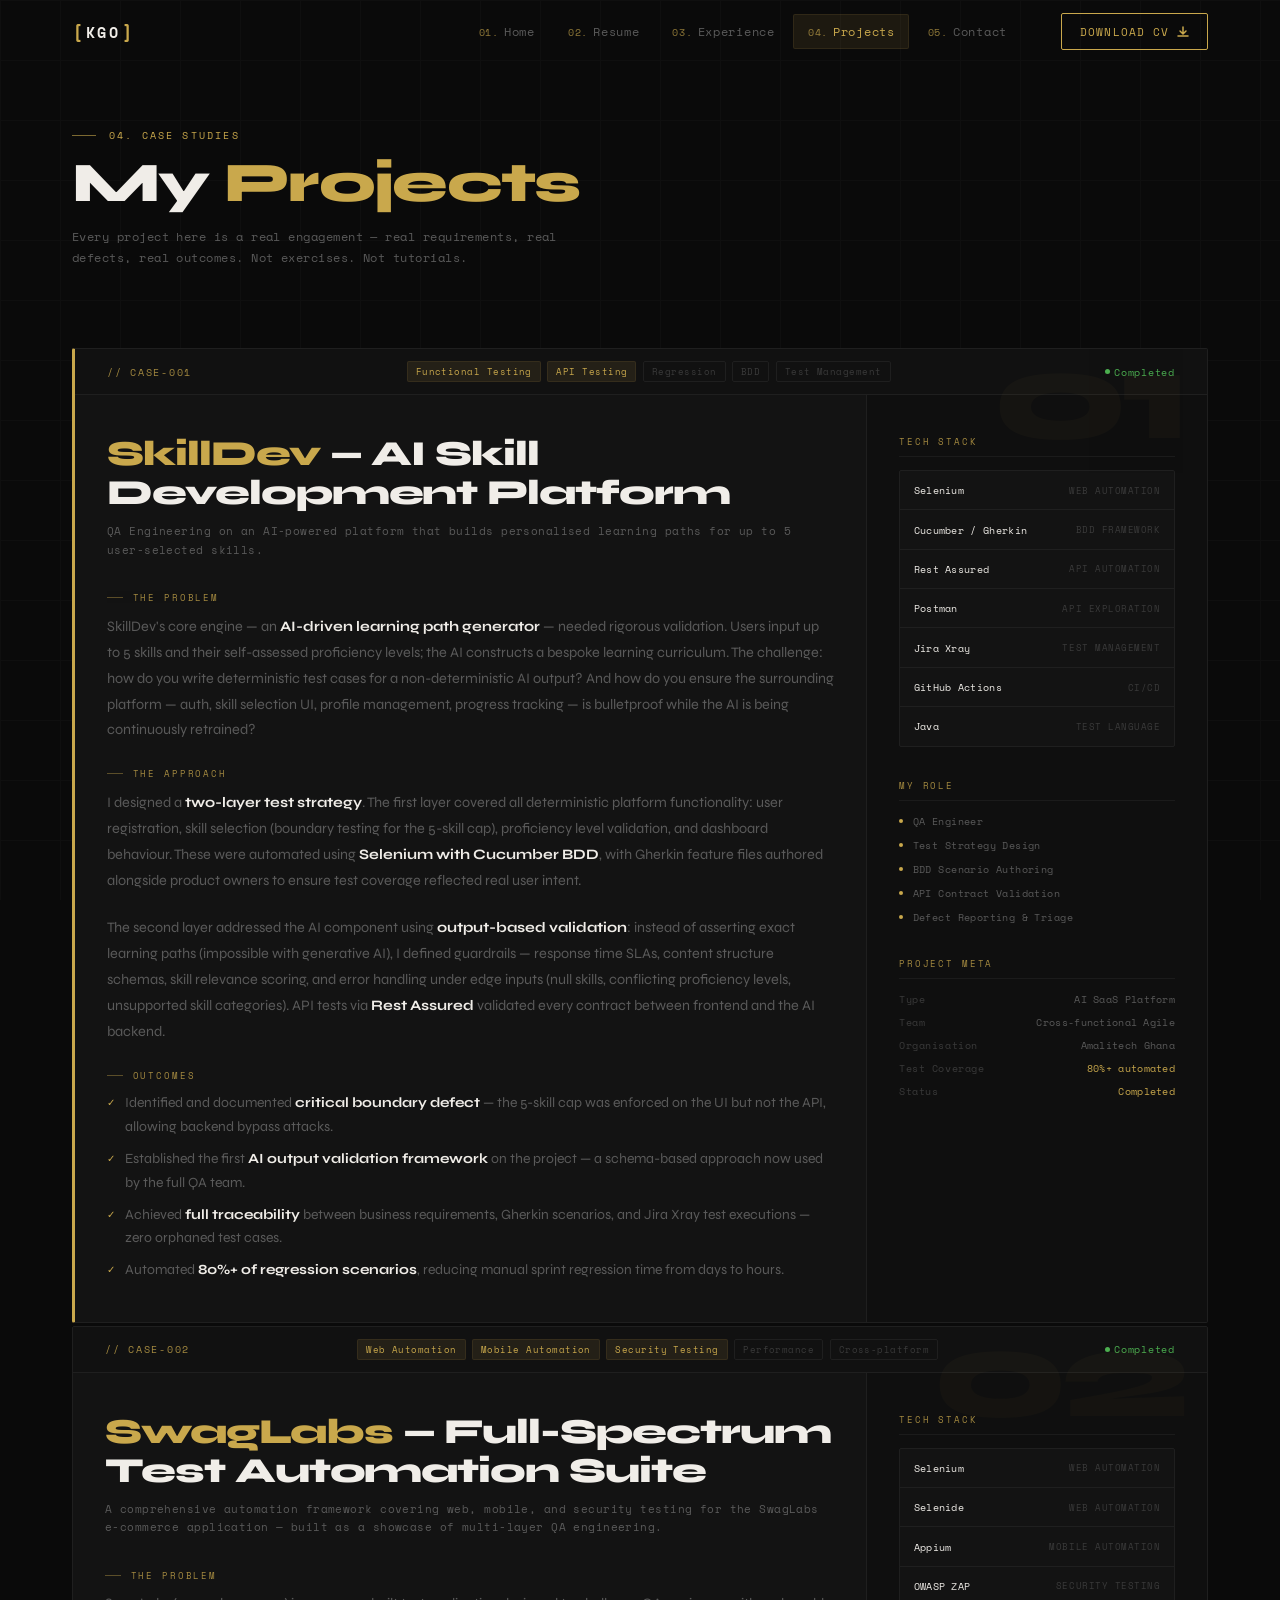
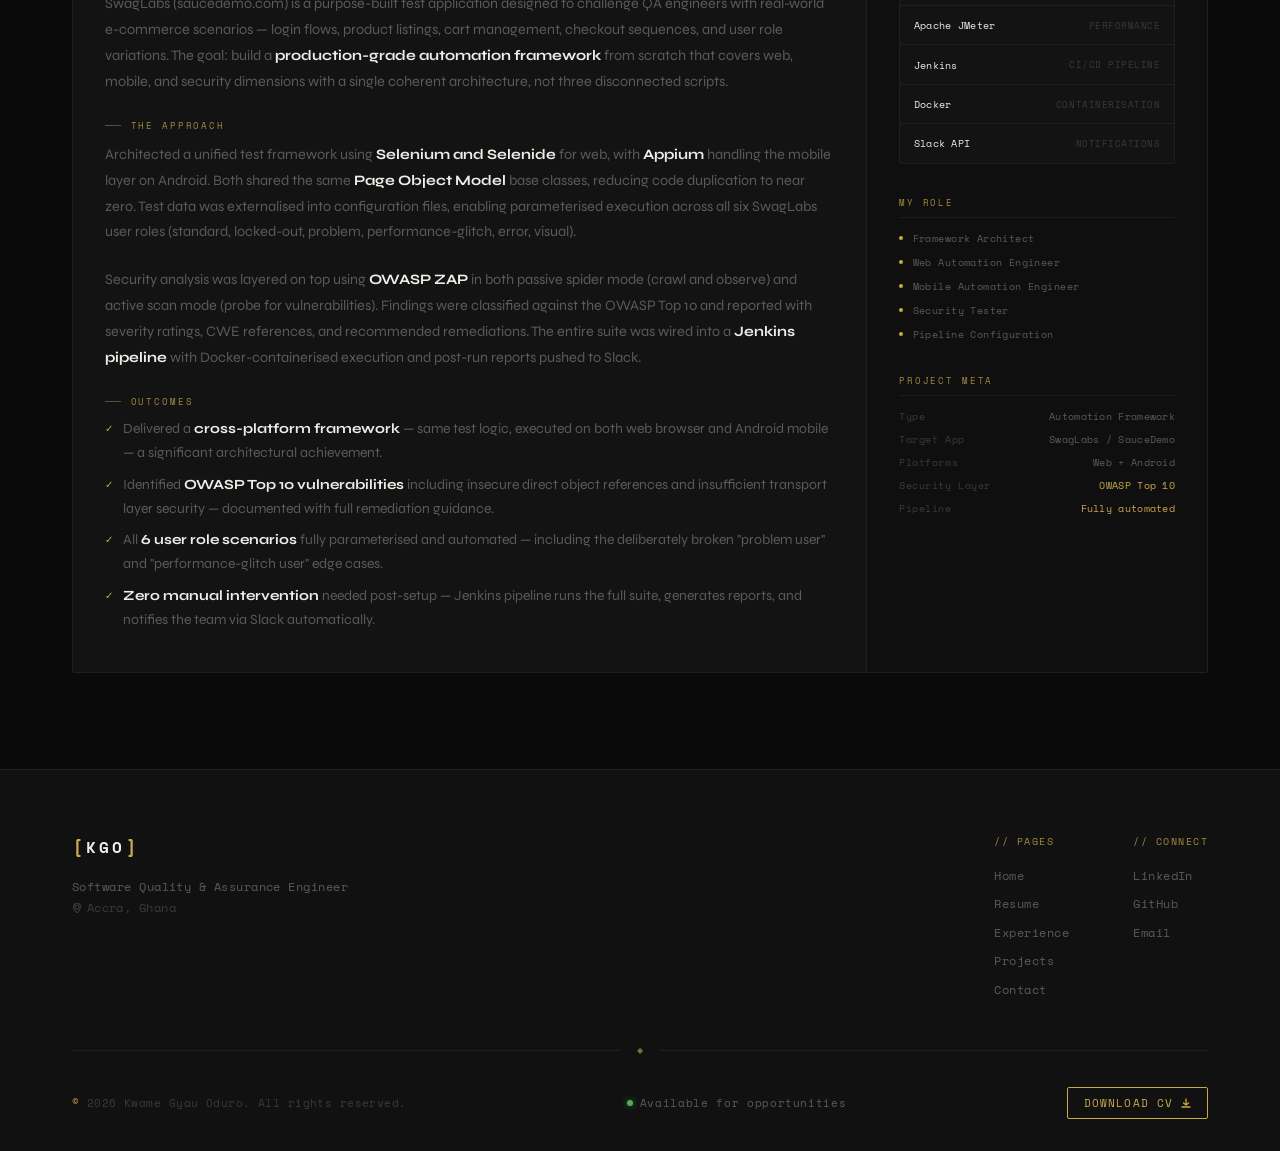
<file: projects.html>
<!DOCTYPE html>
<html lang="en">
<head>
  <meta charset="UTF-8"/>
  <meta name="viewport" content="width=device-width, initial-scale=1.0"/>
  <meta name="description" content="Projects — Kwame Gyau Oduro, Software Quality & Assurance Engineer"/>
  <title>Projects — Kwame Gyau Oduro</title>

  <link rel="preconnect" href="https://fonts.googleapis.com"/>
  <link rel="preconnect" href="https://fonts.gstatic.com" crossorigin/>
  <link href="https://fonts.googleapis.com/css2?family=Space+Mono:ital,wght@0,400;0,700;1,400&family=Syne:wght@400;600;700;800&display=swap" rel="stylesheet"/>

  <style>
    :root {
      --bg:#0a0a0a; --bg-surface:#111111; --bg-card:#131313;
      --border:#1f1f1f; --border-hover:#2e2e2e;
      --text-primary:#f0ede8; --text-muted:#5a5a5a; --text-dim:#3a3a3a;
      --accent:#c9a84c; --accent-dim:rgba(201,168,76,0.10); --accent-glow:rgba(201,168,76,0.22);
      --green:#4caf50;
      --font-mono:'Space Mono',monospace; --font-sans:'Syne',sans-serif;
      --nav-h:64px; --ease:cubic-bezier(0.4,0,0.2,1);
    }
    *,*::before,*::after{box-sizing:border-box;margin:0;padding:0;}
    html{scroll-behavior:smooth;}
    body{background:var(--bg);color:var(--text-primary);font-family:var(--font-sans);-webkit-font-smoothing:antialiased;overflow-x:hidden;}

    .grid-overlay{position:fixed;inset:0;z-index:0;pointer-events:none;background-image:linear-gradient(var(--border) 1px,transparent 1px),linear-gradient(90deg,var(--border) 1px,transparent 1px);background-size:60px 60px;opacity:0.3;}

    /* NAVBAR */
    .navbar{position:fixed;top:0;left:0;right:0;height:var(--nav-h);z-index:1000;background:transparent;border-bottom:1px solid transparent;transition:background .3s var(--ease),border-color .3s var(--ease);}
    .navbar.scrolled{background:rgba(10,10,10,0.92);border-bottom-color:var(--border);backdrop-filter:blur(12px);}
    .nav-container{max-width:1200px;margin:0 auto;padding:0 2rem;height:100%;display:flex;align-items:center;gap:2.5rem;}
    .nav-logo{font-family:var(--font-mono);font-size:.95rem;font-weight:700;letter-spacing:.08em;text-decoration:none;color:var(--text-primary);display:flex;align-items:center;gap:.1em;transition:color .25s;flex-shrink:0;}
    .nav-logo:hover{color:var(--accent);}
    .logo-bracket{color:var(--accent);font-size:1.1rem;}
    .logo-name{letter-spacing:.18em;}
    .nav-links{display:flex;list-style:none;gap:.25rem;margin-left:auto;}
    .nav-link{font-family:var(--font-mono);font-size:.72rem;letter-spacing:.06em;text-decoration:none;color:var(--text-muted);padding:.5rem .85rem;border:1px solid transparent;border-radius:2px;display:flex;align-items:center;gap:.45em;transition:color .25s,border-color .25s,background .25s;}
    .link-num{color:var(--accent);font-size:.65rem;opacity:.7;}
    .nav-link:hover{color:var(--text-primary);border-color:var(--border-hover);background:var(--bg-surface);}
    .nav-link.active{color:var(--accent);border-color:var(--accent-dim);background:var(--accent-dim);}
    .nav-cta{font-family:var(--font-mono);font-size:.7rem;letter-spacing:.1em;text-transform:uppercase;text-decoration:none;color:var(--accent);border:1px solid var(--accent);padding:.55rem 1.1rem;border-radius:2px;display:flex;align-items:center;gap:.5rem;flex-shrink:0;transition:background .25s,color .25s,box-shadow .25s;}
    .nav-cta:hover{background:var(--accent);color:var(--bg);box-shadow:0 0 18px var(--accent-glow);}
    .nav-hamburger{display:none;flex-direction:column;justify-content:center;gap:5px;background:none;border:none;cursor:pointer;padding:.5rem;margin-left:auto;}
    .ham-line{display:block;width:22px;height:1.5px;background:var(--text-primary);transition:transform .25s,opacity .25s,width .25s;transform-origin:center;}
    .nav-hamburger.open .ham-line:nth-child(1){transform:translateY(6.5px) rotate(45deg);}
    .nav-hamburger.open .ham-line:nth-child(2){opacity:0;width:0;}
    .nav-hamburger.open .ham-line:nth-child(3){transform:translateY(-6.5px) rotate(-45deg);}
    .nav-mobile{display:none;flex-direction:column;background:var(--bg-surface);border-top:1px solid var(--border);border-bottom:1px solid var(--border);padding:1.5rem 2rem 2rem;max-height:0;overflow:hidden;transition:max-height .4s var(--ease);}
    .nav-mobile.open{max-height:400px;}
    .mobile-links{list-style:none;display:flex;flex-direction:column;}
    .mobile-link{font-family:var(--font-mono);font-size:.85rem;letter-spacing:.06em;text-decoration:none;color:var(--text-muted);padding:1rem 0;border-bottom:1px solid var(--border);display:flex;align-items:center;gap:.75em;transition:color .25s;}
    .mobile-link:hover{color:var(--accent);}
    .mobile-cta{margin-top:1.5rem;justify-content:center;}
    @media(max-width:860px){.nav-links{display:none;}.nav-cta:not(.mobile-cta){display:none;}.nav-hamburger{display:flex;}.nav-mobile{display:flex;}}

    /* PAGE */
    .page-wrap{position:relative;z-index:1;max-width:1200px;margin:0 auto;padding:calc(var(--nav-h) + 4rem) 2rem 6rem;}

    /* PAGE HEADER */
    .page-header{margin-bottom:5rem;opacity:0;animation:fadeUp .6s var(--ease) .1s forwards;}
    .page-tag{font-family:var(--font-mono);font-size:.62rem;letter-spacing:.22em;color:var(--accent);text-transform:uppercase;display:flex;align-items:center;gap:.8rem;margin-bottom:.75rem;}
    .page-tag::before{content:'';display:block;width:24px;height:1px;background:var(--accent);opacity:.6;}
    .page-title{font-family:var(--font-sans);font-size:clamp(2rem,5vw,3.5rem);font-weight:800;letter-spacing:-.03em;line-height:1;color:var(--text-primary);margin-bottom:1rem;}
    .page-title span{color:var(--accent);}
    .page-subtitle{font-family:var(--font-mono);font-size:.72rem;color:var(--text-muted);letter-spacing:.04em;line-height:1.8;max-width:520px;}

    /* ── CASE STUDY CARDS ── */
    .case-studies{display:flex;flex-direction:column;gap:3px;}

    /* ── CASE STUDY ── */
    .case-study{
      position:relative;
      background:var(--bg-card);
      border:1px solid var(--border);
      border-radius:2px;
      overflow:hidden;
      opacity:0;
      transform:translateY(24px);
      transition:opacity .7s var(--ease),transform .7s var(--ease),border-color .3s;
    }
    .case-study.visible{opacity:1;transform:translateY(0);}
    .case-study:hover{border-color:var(--border-hover);}
    .case-study.featured{border-left:3px solid var(--accent);}

    /* case number watermark */
    .case-watermark{
      position:absolute;top:-1rem;right:1.5rem;
      font-family:var(--font-sans);font-size:8rem;font-weight:800;
      color:var(--accent);opacity:.03;line-height:1;
      pointer-events:none;user-select:none;letter-spacing:-.05em;
    }

    /* top bar */
    .case-topbar{
      display:flex;align-items:center;justify-content:space-between;
      padding:.75rem 2rem;
      background:var(--bg-surface);
      border-bottom:1px solid var(--border);
      gap:1rem;flex-wrap:wrap;
    }
    .case-index{font-family:var(--font-mono);font-size:.6rem;color:var(--accent);letter-spacing:.18em;opacity:.8;}
    .case-type-pills{display:flex;gap:.4rem;flex-wrap:wrap;}
    .case-type{font-family:var(--font-mono);font-size:.58rem;color:var(--text-dim);border:1px solid var(--border);padding:.18rem .5rem;border-radius:2px;letter-spacing:.05em;}
    .case-type.highlight{color:var(--accent);border-color:var(--accent-dim);background:var(--accent-dim);}
    .case-status{font-family:var(--font-mono);font-size:.6rem;color:var(--green);letter-spacing:.08em;display:flex;align-items:center;gap:.4em;}
    .status-pip{width:5px;height:5px;border-radius:50%;background:var(--green);animation:pip 2.5s ease-in-out infinite;}
    @keyframes pip{0%,100%{opacity:1;}50%{opacity:.3;}}

    /* main content */
    .case-body{
      display:grid;
      grid-template-columns:1fr 340px;
      gap:0;
    }

    /* left col */
    .case-left{padding:2.5rem 2rem 2.5rem 2rem;border-right:1px solid var(--border);display:flex;flex-direction:column;gap:2rem;}

    .case-title-block{display:flex;flex-direction:column;gap:.6rem;}
    .case-title{font-family:var(--font-sans);font-size:clamp(1.5rem,3vw,2.2rem);font-weight:800;letter-spacing:-.03em;line-height:1.1;color:var(--text-primary);}
    .case-title em{color:var(--accent);font-style:normal;}
    .case-tagline{font-family:var(--font-mono);font-size:.68rem;color:var(--text-muted);letter-spacing:.04em;line-height:1.7;}

    /* phase sections */
    .case-phases{display:flex;flex-direction:column;gap:1.5rem;}
    .phase{display:flex;flex-direction:column;gap:.6rem;}
    .phase-label{
      font-family:var(--font-mono);font-size:.58rem;letter-spacing:.2em;
      color:var(--accent);text-transform:uppercase;opacity:.8;
      display:flex;align-items:center;gap:.6rem;
    }
    .phase-label::before{content:'';display:block;width:16px;height:1px;background:var(--accent);opacity:.5;}
    .phase-text{font-family:var(--font-sans);font-size:.9rem;color:var(--text-muted);line-height:1.8;}
    .phase-text strong{color:var(--text-primary);}

    /* outcomes */
    .outcome-list{display:flex;flex-direction:column;gap:.5rem;}
    .outcome-item{display:flex;align-items:flex-start;gap:.65rem;}
    .outcome-check{color:var(--accent);font-family:var(--font-mono);font-size:.65rem;flex-shrink:0;margin-top:3px;}
    .outcome-text{font-family:var(--font-sans);font-size:.875rem;color:var(--text-muted);line-height:1.7;}
    .outcome-text strong{color:var(--text-primary);}

    /* right col */
    .case-right{padding:2.5rem 2rem;display:flex;flex-direction:column;gap:2rem;background:rgba(0,0,0,0.2);}

    .case-right-section{display:flex;flex-direction:column;gap:.8rem;}
    .case-right-label{font-family:var(--font-mono);font-size:.58rem;letter-spacing:.2em;color:var(--accent);text-transform:uppercase;opacity:.8;padding-bottom:.5rem;border-bottom:1px solid var(--border);}

    /* tech stack matrix */
    .stack-matrix{display:flex;flex-direction:column;gap:1px;background:var(--border);border:1px solid var(--border);border-radius:2px;overflow:hidden;}
    .stack-row{background:var(--bg-card);padding:.7rem .85rem;display:flex;align-items:center;justify-content:space-between;gap:1rem;transition:background .2s;}
    .stack-row:hover{background:var(--bg-surface);}
    .stack-name{font-family:var(--font-mono);font-size:.65rem;color:var(--text-primary);letter-spacing:.03em;}
    .stack-cat{font-family:var(--font-mono);font-size:.55rem;color:var(--text-dim);letter-spacing:.06em;text-transform:uppercase;}

    /* role tags */
    .role-tag-list{display:flex;flex-direction:column;gap:.5rem;}
    .role-tag{display:flex;align-items:center;gap:.6rem;}
    .role-tag-dot{width:4px;height:4px;border-radius:50%;background:var(--accent);flex-shrink:0;}
    .role-tag-text{font-family:var(--font-mono);font-size:.65rem;color:var(--text-muted);letter-spacing:.04em;}

    /* meta items */
    .meta-list{display:flex;flex-direction:column;gap:.5rem;}
    .meta-item{display:flex;justify-content:space-between;align-items:baseline;gap:.5rem;}
    .meta-key{font-family:var(--font-mono);font-size:.6rem;color:var(--text-dim);letter-spacing:.06em;}
    .meta-val{font-family:var(--font-mono);font-size:.62rem;color:var(--text-muted);letter-spacing:.03em;text-align:right;}
    .meta-val.accent{color:var(--accent);}

    /* ── FOOTER ── */
    .footer{position:relative;z-index:1;background:var(--bg-surface);border-top:1px solid var(--border);padding:4rem 0 2rem;}
    .footer-container{max-width:1200px;margin:0 auto;padding:0 2rem;}
    .footer-top{display:grid;grid-template-columns:1fr auto;gap:4rem;align-items:start;margin-bottom:3rem;}
    .footer-identity{display:flex;flex-direction:column;gap:1rem;}
    .footer-logo{font-family:var(--font-mono);font-size:1rem;font-weight:700;letter-spacing:.1em;text-decoration:none;color:var(--text-primary);display:inline-flex;align-items:center;gap:.1em;transition:color .25s;}
    .footer-logo:hover{color:var(--accent);}
    .footer-tagline{font-family:var(--font-mono);font-size:.72rem;color:var(--text-muted);line-height:1.9;letter-spacing:.04em;}
    .footer-location{display:inline-flex;align-items:center;gap:.4em;color:var(--text-dim);}
    .footer-nav{display:flex;gap:4rem;}
    .footer-nav-col{display:flex;flex-direction:column;gap:1rem;}
    .footer-nav-label{font-family:var(--font-mono);font-size:.62rem;letter-spacing:.15em;color:var(--accent);text-transform:uppercase;opacity:.8;}
    .footer-nav-col ul{list-style:none;display:flex;flex-direction:column;gap:.6rem;}
    .footer-nav-col a{font-family:var(--font-mono);font-size:.75rem;letter-spacing:.04em;color:var(--text-muted);text-decoration:none;display:inline-flex;align-items:center;gap:.4em;transition:color .25s;}
    .footer-nav-col a:hover{color:var(--accent);}
    .footer-divider{display:flex;align-items:center;gap:1rem;margin-bottom:2rem;}
    .divider-line{flex:1;height:1px;background:var(--border);}
    .divider-icon{color:var(--accent);font-size:.5rem;opacity:.6;}
    .footer-bottom{display:flex;align-items:center;justify-content:space-between;gap:1.5rem;flex-wrap:wrap;}
    .footer-copy{font-family:var(--font-mono);font-size:.68rem;color:var(--text-dim);letter-spacing:.04em;}
    .copy-mono{color:var(--accent);}
    .footer-status{font-family:var(--font-mono);font-size:.68rem;color:var(--text-muted);letter-spacing:.06em;display:flex;align-items:center;gap:.6em;}
    .status-dot{width:6px;height:6px;border-radius:50%;background:var(--green);box-shadow:0 0 6px rgba(76,175,80,.6);animation:pulse-dot 2.5s ease-in-out infinite;flex-shrink:0;}
    @keyframes pulse-dot{0%,100%{opacity:1;box-shadow:0 0 6px rgba(76,175,80,.6);}50%{opacity:.5;box-shadow:0 0 2px rgba(76,175,80,.2);}}
    .footer-cv{font-family:var(--font-mono);font-size:.68rem;letter-spacing:.1em;text-transform:uppercase;text-decoration:none;color:var(--accent);border:1px solid currentColor;padding:.45rem 1rem;border-radius:2px;display:inline-flex;align-items:center;gap:.5rem;transition:background .25s,color .25s,box-shadow .25s;}
    .footer-cv:hover{background:var(--accent);color:var(--bg);box-shadow:0 0 14px var(--accent-glow);}

    @keyframes fadeUp{from{opacity:0;transform:translateY(16px);}to{opacity:1;transform:translateY(0);}}

    @media(max-width:900px){
      .case-body{grid-template-columns:1fr;}
      .case-left{border-right:none;border-bottom:1px solid var(--border);}
      .footer-top{grid-template-columns:1fr;gap:2.5rem;}
      .footer-nav{gap:2.5rem;}
      .footer-bottom{flex-direction:column;align-items:flex-start;gap:1rem;}
    }
    @media(max-width:560px){
      .case-left,.case-right{padding:1.5rem 1.25rem;}
      .footer-nav{flex-direction:column;gap:2rem;}
    }
  </style>
</head>
<body>

<div class="grid-overlay" aria-hidden="true"></div>

<!-- NAVBAR -->
<nav class="navbar" id="navbar">
  <div class="nav-container">
    <a href="index.html" class="nav-logo"><span class="logo-bracket">[</span><span class="logo-name">KGO</span><span class="logo-bracket">]</span></a>
    <ul class="nav-links">
      <li><a href="index.html"      class="nav-link"><span class="link-num">01.</span>Home</a></li>
      <li><a href="resume.html"     class="nav-link"><span class="link-num">02.</span>Resume</a></li>
      <li><a href="experience.html" class="nav-link"><span class="link-num">03.</span>Experience</a></li>
      <li><a href="projects.html"   class="nav-link active"><span class="link-num">04.</span>Projects</a></li>
      <li><a href="contact.html"    class="nav-link"><span class="link-num">05.</span>Contact</a></li>
    </ul>
    <a href="assets/files/Kwame_Gyau_Oduro_Resume.pdf" class="nav-cta" download target="_blank">
      <span>Download CV</span>
      <svg width="12" height="12" viewBox="0 0 12 12" fill="none"><path d="M6 1v7M3 5l3 3 3-3M1 10h10" stroke="currentColor" stroke-width="1.5" stroke-linecap="round"/></svg>
    </a>
    <button class="nav-hamburger" id="navHamburger" aria-label="Toggle menu">
      <span class="ham-line"></span><span class="ham-line"></span><span class="ham-line"></span>
    </button>
  </div>
  <div class="nav-mobile" id="navMobile">
    <ul class="mobile-links">
      <li><a href="index.html"      class="mobile-link"><span class="link-num">01.</span>Home</a></li>
      <li><a href="resume.html"     class="mobile-link"><span class="link-num">02.</span>Resume</a></li>
      <li><a href="experience.html" class="mobile-link"><span class="link-num">03.</span>Experience</a></li>
      <li><a href="projects.html"   class="mobile-link"><span class="link-num">04.</span>Projects</a></li>
      <li><a href="contact.html"    class="mobile-link"><span class="link-num">05.</span>Contact</a></li>
    </ul>
    <a href="assets/files/Kwame_Gyau_Oduro_Resume.pdf" class="nav-cta mobile-cta" download target="_blank">Download CV</a>
  </div>
</nav>

<!-- PAGE -->
<div class="page-wrap">

  <div class="page-header">
    <p class="page-tag">04. Case Studies</p>
    <h1 class="page-title">My <span>Projects</span></h1>
    <p class="page-subtitle">Every project here is a real engagement — real requirements, real defects, real outcomes. Not exercises. Not tutorials.</p>
  </div>

  <div class="case-studies">

    <!-- ══════════════════════════════════════
         PROJECT 1 — SKILLDEV
    ══════════════════════════════════════ -->
    <div class="case-study featured" id="case-skilldev">
      <div class="case-watermark">01</div>

      <div class="case-topbar">
        <span class="case-index">// CASE-001</span>
        <div class="case-type-pills">
          <span class="case-type highlight">Functional Testing</span>
          <span class="case-type highlight">API Testing</span>
          <span class="case-type">Regression</span>
          <span class="case-type">BDD</span>
          <span class="case-type">Test Management</span>
        </div>
        <span class="case-status"><span class="status-pip"></span>Completed</span>
      </div>

      <div class="case-body">

        <!-- LEFT -->
        <div class="case-left">
          <div class="case-title-block">
            <h2 class="case-title"><em>SkillDev</em> — AI Skill<br>Development Platform</h2>
            <p class="case-tagline">QA Engineering on an AI-powered platform that builds personalised learning paths for up to 5 user-selected skills.</p>
          </div>

          <div class="case-phases">

            <div class="phase">
              <p class="phase-label">The Problem</p>
              <p class="phase-text">
                SkillDev's core engine — an <strong>AI-driven learning path generator</strong> — needed rigorous validation. Users input up to 5 skills and their self-assessed proficiency levels; the AI constructs a bespoke learning curriculum. The challenge: how do you write deterministic test cases for a non-deterministic AI output? And how do you ensure the surrounding platform — auth, skill selection UI, profile management, progress tracking — is bulletproof while the AI is being continuously retrained?
              </p>
            </div>

            <div class="phase">
              <p class="phase-label">The Approach</p>
              <p class="phase-text">
                I designed a <strong>two-layer test strategy</strong>. The first layer covered all deterministic platform functionality: user registration, skill selection (boundary testing for the 5-skill cap), proficiency level validation, and dashboard behaviour. These were automated using <strong>Selenium with Cucumber BDD</strong>, with Gherkin feature files authored alongside product owners to ensure test coverage reflected real user intent.
              </p>
              <p class="phase-text" style="margin-top:.75rem;">
                The second layer addressed the AI component using <strong>output-based validation</strong>: instead of asserting exact learning paths (impossible with generative AI), I defined guardrails — response time SLAs, content structure schemas, skill relevance scoring, and error handling under edge inputs (null skills, conflicting proficiency levels, unsupported skill categories). API tests via <strong>Rest Assured</strong> validated every contract between frontend and the AI backend.
              </p>
            </div>

            <div class="phase">
              <p class="phase-label">Outcomes</p>
              <div class="outcome-list">
                <div class="outcome-item">
                  <span class="outcome-check">✓</span>
                  <p class="outcome-text">Identified and documented <strong>critical boundary defect</strong> — the 5-skill cap was enforced on the UI but not the API, allowing backend bypass attacks.</p>
                </div>
                <div class="outcome-item">
                  <span class="outcome-check">✓</span>
                  <p class="outcome-text">Established the first <strong>AI output validation framework</strong> on the project — a schema-based approach now used by the full QA team.</p>
                </div>
                <div class="outcome-item">
                  <span class="outcome-check">✓</span>
                  <p class="outcome-text">Achieved <strong>full traceability</strong> between business requirements, Gherkin scenarios, and Jira Xray test executions — zero orphaned test cases.</p>
                </div>
                <div class="outcome-item">
                  <span class="outcome-check">✓</span>
                  <p class="outcome-text">Automated <strong>80%+ of regression scenarios</strong>, reducing manual sprint regression time from days to hours.</p>
                </div>
              </div>
            </div>

          </div>
        </div>

        <!-- RIGHT -->
        <div class="case-right">

          <div class="case-right-section">
            <p class="case-right-label">Tech Stack</p>
            <div class="stack-matrix">
              <div class="stack-row"><span class="stack-name">Selenium</span><span class="stack-cat">Web Automation</span></div>
              <div class="stack-row"><span class="stack-name">Cucumber / Gherkin</span><span class="stack-cat">BDD Framework</span></div>
              <div class="stack-row"><span class="stack-name">Rest Assured</span><span class="stack-cat">API Automation</span></div>
              <div class="stack-row"><span class="stack-name">Postman</span><span class="stack-cat">API Exploration</span></div>
              <div class="stack-row"><span class="stack-name">Jira Xray</span><span class="stack-cat">Test Management</span></div>
              <div class="stack-row"><span class="stack-name">GitHub Actions</span><span class="stack-cat">CI/CD</span></div>
              <div class="stack-row"><span class="stack-name">Java</span><span class="stack-cat">Test Language</span></div>
            </div>
          </div>

          <div class="case-right-section">
            <p class="case-right-label">My Role</p>
            <div class="role-tag-list">
              <div class="role-tag"><div class="role-tag-dot"></div><span class="role-tag-text">QA Engineer</span></div>
              <div class="role-tag"><div class="role-tag-dot"></div><span class="role-tag-text">Test Strategy Design</span></div>
              <div class="role-tag"><div class="role-tag-dot"></div><span class="role-tag-text">BDD Scenario Authoring</span></div>
              <div class="role-tag"><div class="role-tag-dot"></div><span class="role-tag-text">API Contract Validation</span></div>
              <div class="role-tag"><div class="role-tag-dot"></div><span class="role-tag-text">Defect Reporting & Triage</span></div>
            </div>
          </div>

          <div class="case-right-section">
            <p class="case-right-label">Project Meta</p>
            <div class="meta-list">
              <div class="meta-item">
                <span class="meta-key">Type</span>
                <span class="meta-val">AI SaaS Platform</span>
              </div>
              <div class="meta-item">
                <span class="meta-key">Team</span>
                <span class="meta-val">Cross-functional Agile</span>
              </div>
              <div class="meta-item">
                <span class="meta-key">Organisation</span>
                <span class="meta-val">Amalitech Ghana</span>
              </div>
              <div class="meta-item">
                <span class="meta-key">Test Coverage</span>
                <span class="meta-val accent">80%+ automated</span>
              </div>
              <div class="meta-item">
                <span class="meta-key">Status</span>
                <span class="meta-val accent">Completed</span>
              </div>
            </div>
          </div>

        </div>
      </div>
    </div>

    <!-- ══════════════════════════════════════
         PROJECT 2 — SWAGLABS
    ══════════════════════════════════════ -->
    <div class="case-study" id="case-swaglabs">
      <div class="case-watermark">02</div>

      <div class="case-topbar">
        <span class="case-index">// CASE-002</span>
        <div class="case-type-pills">
          <span class="case-type highlight">Web Automation</span>
          <span class="case-type highlight">Mobile Automation</span>
          <span class="case-type highlight">Security Testing</span>
          <span class="case-type">Performance</span>
          <span class="case-type">Cross-platform</span>
        </div>
        <span class="case-status"><span class="status-pip"></span>Completed</span>
      </div>

      <div class="case-body">

        <!-- LEFT -->
        <div class="case-left">
          <div class="case-title-block">
            <h2 class="case-title"><em>SwagLabs</em> — Full-Spectrum<br>Test Automation Suite</h2>
            <p class="case-tagline">A comprehensive automation framework covering web, mobile, and security testing for the SwagLabs e-commerce application — built as a showcase of multi-layer QA engineering.</p>
          </div>

          <div class="case-phases">

            <div class="phase">
              <p class="phase-label">The Problem</p>
              <p class="phase-text">
                SwagLabs (saucedemo.com) is a purpose-built test application designed to challenge QA engineers with real-world e-commerce scenarios — login flows, product listings, cart management, checkout sequences, and user role variations. The goal: build a <strong>production-grade automation framework</strong> from scratch that covers web, mobile, and security dimensions with a single coherent architecture, not three disconnected scripts.
              </p>
            </div>

            <div class="phase">
              <p class="phase-label">The Approach</p>
              <p class="phase-text">
                Architected a unified test framework using <strong>Selenium and Selenide</strong> for web, with <strong>Appium</strong> handling the mobile layer on Android. Both shared the same <strong>Page Object Model</strong> base classes, reducing code duplication to near zero. Test data was externalised into configuration files, enabling parameterised execution across all six SwagLabs user roles (standard, locked-out, problem, performance-glitch, error, visual).
              </p>
              <p class="phase-text" style="margin-top:.75rem;">
                Security analysis was layered on top using <strong>OWASP ZAP</strong> in both passive spider mode (crawl and observe) and active scan mode (probe for vulnerabilities). Findings were classified against the OWASP Top 10 and reported with severity ratings, CWE references, and recommended remediations. The entire suite was wired into a <strong>Jenkins pipeline</strong> with Docker-containerised execution and post-run reports pushed to Slack.
              </p>
            </div>

            <div class="phase">
              <p class="phase-label">Outcomes</p>
              <div class="outcome-list">
                <div class="outcome-item">
                  <span class="outcome-check">✓</span>
                  <p class="outcome-text">Delivered a <strong>cross-platform framework</strong> — same test logic, executed on both web browser and Android mobile — a significant architectural achievement.</p>
                </div>
                <div class="outcome-item">
                  <span class="outcome-check">✓</span>
                  <p class="outcome-text">Identified <strong>OWASP Top 10 vulnerabilities</strong> including insecure direct object references and insufficient transport layer security — documented with full remediation guidance.</p>
                </div>
                <div class="outcome-item">
                  <span class="outcome-check">✓</span>
                  <p class="outcome-text">All <strong>6 user role scenarios</strong> fully parameterised and automated — including the deliberately broken "problem user" and "performance-glitch user" edge cases.</p>
                </div>
                <div class="outcome-item">
                  <span class="outcome-check">✓</span>
                  <p class="outcome-text"><strong>Zero manual intervention</strong> needed post-setup — Jenkins pipeline runs the full suite, generates reports, and notifies the team via Slack automatically.</p>
                </div>
              </div>
            </div>

          </div>
        </div>

        <!-- RIGHT -->
        <div class="case-right">

          <div class="case-right-section">
            <p class="case-right-label">Tech Stack</p>
            <div class="stack-matrix">
              <div class="stack-row"><span class="stack-name">Selenium</span><span class="stack-cat">Web Automation</span></div>
              <div class="stack-row"><span class="stack-name">Selenide</span><span class="stack-cat">Web Automation</span></div>
              <div class="stack-row"><span class="stack-name">Appium</span><span class="stack-cat">Mobile Automation</span></div>
              <div class="stack-row"><span class="stack-name">OWASP ZAP</span><span class="stack-cat">Security Testing</span></div>
              <div class="stack-row"><span class="stack-name">Apache JMeter</span><span class="stack-cat">Performance</span></div>
              <div class="stack-row"><span class="stack-name">Jenkins</span><span class="stack-cat">CI/CD Pipeline</span></div>
              <div class="stack-row"><span class="stack-name">Docker</span><span class="stack-cat">Containerisation</span></div>
              <div class="stack-row"><span class="stack-name">Slack API</span><span class="stack-cat">Notifications</span></div>
            </div>
          </div>

          <div class="case-right-section">
            <p class="case-right-label">My Role</p>
            <div class="role-tag-list">
              <div class="role-tag"><div class="role-tag-dot"></div><span class="role-tag-text">Framework Architect</span></div>
              <div class="role-tag"><div class="role-tag-dot"></div><span class="role-tag-text">Web Automation Engineer</span></div>
              <div class="role-tag"><div class="role-tag-dot"></div><span class="role-tag-text">Mobile Automation Engineer</span></div>
              <div class="role-tag"><div class="role-tag-dot"></div><span class="role-tag-text">Security Tester</span></div>
              <div class="role-tag"><div class="role-tag-dot"></div><span class="role-tag-text">Pipeline Configuration</span></div>
            </div>
          </div>

          <div class="case-right-section">
            <p class="case-right-label">Project Meta</p>
            <div class="meta-list">
              <div class="meta-item">
                <span class="meta-key">Type</span>
                <span class="meta-val">Automation Framework</span>
              </div>
              <div class="meta-item">
                <span class="meta-key">Target App</span>
                <span class="meta-val">SwagLabs / SauceDemo</span>
              </div>
              <div class="meta-item">
                <span class="meta-key">Platforms</span>
                <span class="meta-val">Web + Android</span>
              </div>
              <div class="meta-item">
                <span class="meta-key">Security Layer</span>
                <span class="meta-val accent">OWASP Top 10</span>
              </div>
              <div class="meta-item">
                <span class="meta-key">Pipeline</span>
                <span class="meta-val accent">Fully automated</span>
              </div>
            </div>
          </div>

        </div>
      </div>
    </div>

  </div><!-- /case-studies -->
</div><!-- /page-wrap -->

<!-- FOOTER -->
<footer class="footer">
  <div class="footer-container">
    <div class="footer-top">
      <div class="footer-identity">
        <a href="index.html" class="footer-logo"><span class="logo-bracket">[</span><span class="logo-name">KGO</span><span class="logo-bracket">]</span></a>
        <p class="footer-tagline">Software Quality &amp; Assurance Engineer<br>
          <span class="footer-location">
            <svg width="10" height="10" viewBox="0 0 10 10" fill="none"><circle cx="5" cy="4" r="2" stroke="currentColor" stroke-width="1.2"/><path d="M5 10C5 10 1.5 6.5 1.5 4a3.5 3.5 0 017 0C8.5 6.5 5 10 5 10z" stroke="currentColor" stroke-width="1.2" fill="none"/></svg>
            Accra, Ghana
          </span>
        </p>
      </div>
      <div class="footer-nav">
        <div class="footer-nav-col">
          <p class="footer-nav-label">// pages</p>
          <ul>
            <li><a href="index.html">Home</a></li>
            <li><a href="resume.html">Resume</a></li>
            <li><a href="experience.html">Experience</a></li>
            <li><a href="projects.html">Projects</a></li>
            <li><a href="contact.html">Contact</a></li>
          </ul>
        </div>
        <div class="footer-nav-col">
          <p class="footer-nav-label">// connect</p>
          <ul>
            <li><a href="https://www.linkedin.com/in/kwameoduro/" target="_blank">LinkedIn</a></li>
            <li><a href="https://github.com/Kwameoduro" target="_blank">GitHub</a></li>
            <li><a href="mailto:odurokwameee@gmail.com">Email</a></li>
          </ul>
        </div>
      </div>
    </div>
    <div class="footer-divider"><span class="divider-line"></span><span class="divider-icon">◆</span><span class="divider-line"></span></div>
    <div class="footer-bottom">
      <p class="footer-copy"><span class="copy-mono">©</span> <span id="footer-year"></span> Kwame Gyau Oduro. All rights reserved.</p>
      <p class="footer-status"><span class="status-dot"></span> Available for opportunities</p>
      <a href="assets/files/Kwame_Gyau_Oduro_Resume.pdf" class="footer-cv" download target="_blank">
        Download CV
        <svg width="10" height="10" viewBox="0 0 10 10" fill="none"><path d="M5 1v6M2.5 5l2.5 2 2.5-2M1 9h8" stroke="currentColor" stroke-width="1.3" stroke-linecap="round"/></svg>
      </a>
    </div>
  </div>
</footer>

<script>
  // Navbar
  const navbar = document.getElementById('navbar');
  window.addEventListener('scroll', () => navbar.classList.toggle('scrolled', window.scrollY > 20), { passive: true });

  // Mobile menu
  const hamburger = document.getElementById('navHamburger');
  const mobileMenu = document.getElementById('navMobile');
  hamburger.addEventListener('click', () => {
    const open = hamburger.classList.toggle('open');
    mobileMenu.classList.toggle('open', open);
  });

  // Footer year
  document.getElementById('footer-year').textContent = new Date().getFullYear();

  // Scroll reveal
  const observer = new IntersectionObserver((entries) => {
    entries.forEach(e => { if (e.isIntersecting) e.target.classList.add('visible'); });
  }, { threshold: 0.06 });
  document.querySelectorAll('.case-study').forEach(c => observer.observe(c));
</script>

</body>
</html>
</file>
